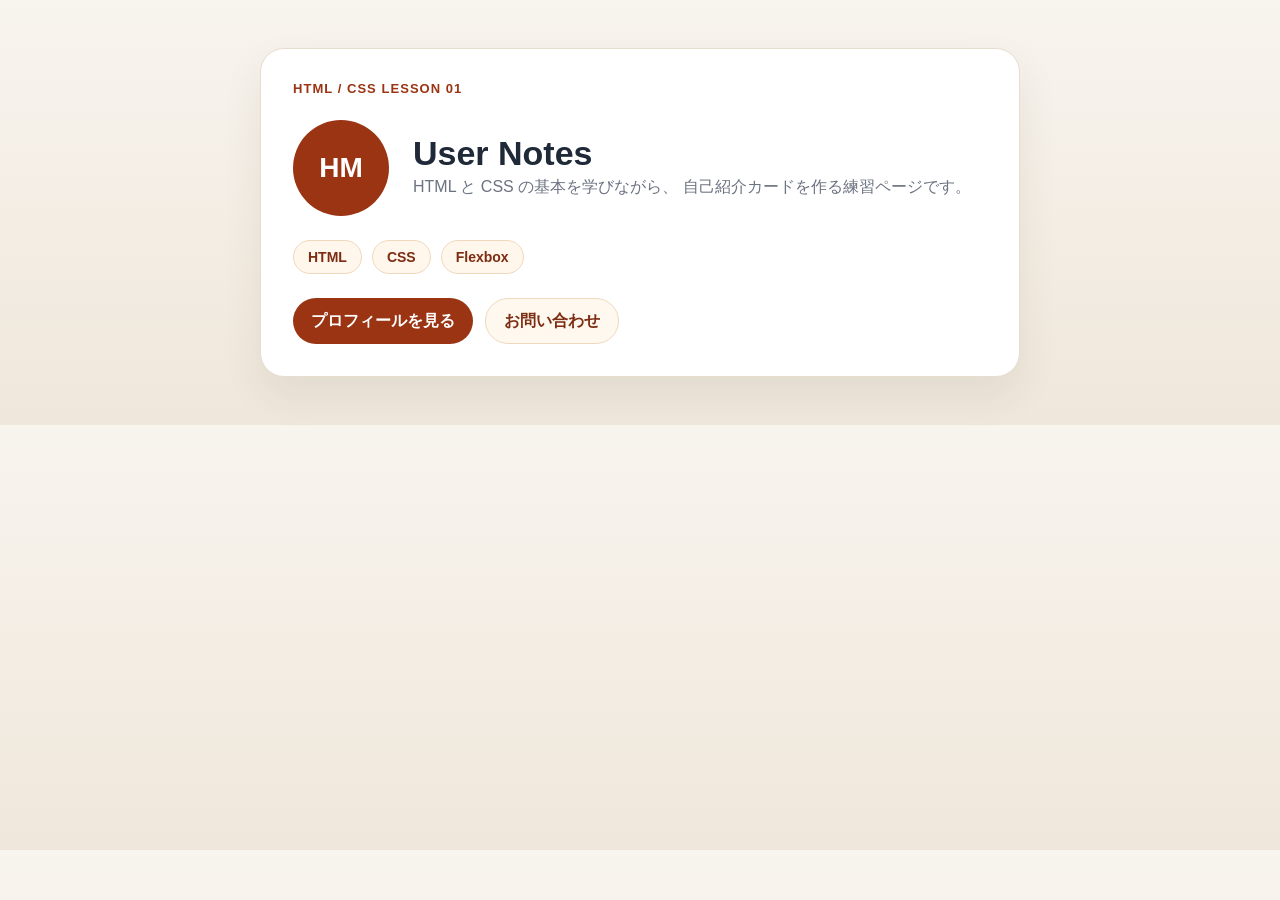
<file: html-css/lesson01/index.html>
<!DOCTYPE html>
<html lang="ja">
<head>
    <meta charset="UTF-8">
    <meta name="viewport" content="width=device-width, initial-scale=1">
    <title>自己紹介カード</title>
    <link rel="stylesheet" href="style.css">
</head>
<body>
    <main class="page-shell">
        <section class="card stack-lg">
            <p class="eyebrow">HTML / CSS LESSON 01</p>

            <div class="profile-row">
                <div class="avatar">HM</div>

                <div class="stack-sm">
                    <h1 class="page-title">User Notes</h1>
                    <p class="page-text">
                        HTML と CSS の基本を学びながら、
                        自己紹介カードを作る練習ページです。
                    </p>
                </div>
            </div>

            <div class="chip-row">
                <span class="chip">HTML</span>
                <span class="chip">CSS</span>
                <span class="chip">Flexbox</span>
            </div>

            <div class="button-row">
                <a class="button-link" href="#">プロフィールを見る</a>
                <a class="button-link secondary-button" href="#">お問い合わせ</a>
            </div>
        </section>
    </main>
</body>
</html>
</file>
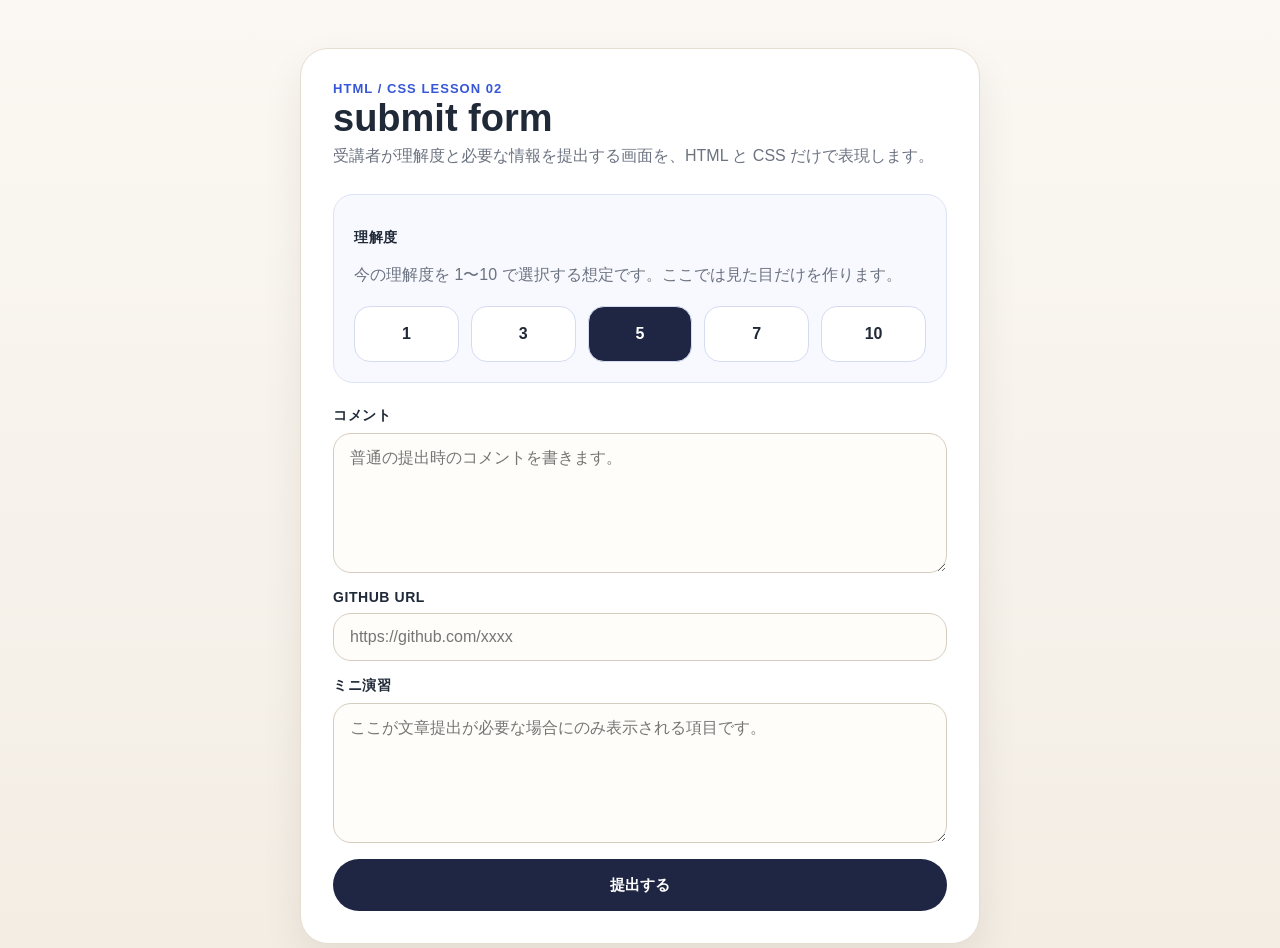
<file: html-css/lesson02/index.html>
<!DOCTYPE html>
<html lang="ja">
<head>
    <meta charset="UTF-8">
    <meta name="viewport" content="width=device-width, initial-scale=1">
    <title>practicing_html</title>
    <link rel="stylesheet" href="style.css">
</head>
<body class="app-body">
    <main class="page-shell narrow-shell">
        <section class="card stack-lg">
            <div class="stack-sm">
                <p class="eyebrow">HTML / CSS LESSON 02</p>
                <h1 class="page-title">submit form</h1>
                <p class="page-text">受講者が理解度と必要な情報を提出する画面を、HTML と CSS だけで表現します。</p>
            </div>

            <section class="score-card stack-md">
                <div class="stack-sm">
                    <p class="field-label">理解度</p>
                    <p class="page-text">今の理解度を 1〜10 で選択する想定です。ここでは見た目だけを作ります。</p>
                </div>

                <div class="level-grid">
                    <div class="level-box">1</div>
                    <div class="level-box">3</div>
                    <div class="level-box is-active">5</div>
                    <div class="level-box">7</div>
                    <div class="level-box">10</div>
                </div>
            </section>

            <form class="stack-md">
                <div class="field">
                    <label class="field-label" for="comment">コメント</label>
                    <textarea class="field-input field-textarea" id="comment" placeholder="普通の提出時のコメントを書きます。"></textarea>
                </div>

                <div class="field">
                    <label class="field-label" for="github_url">GITHUB URL</label>
                    <input class="field-input" id="github_url" type="url" placeholder="https://github.com/xxxx">
                </div>

                <div class="field">
                    <label class="field-label" for="mini_work">ミニ演習</label>
                    <textarea class="field-input field-textarea" id="mini_work" placeholder="ここが文章提出が必要な場合にのみ表示される項目です。"></textarea>
                </div>

                <button class="primary-button" type="button">提出する</button>
            </form>
        </section>
    </main>
</body>
</html>
</file>
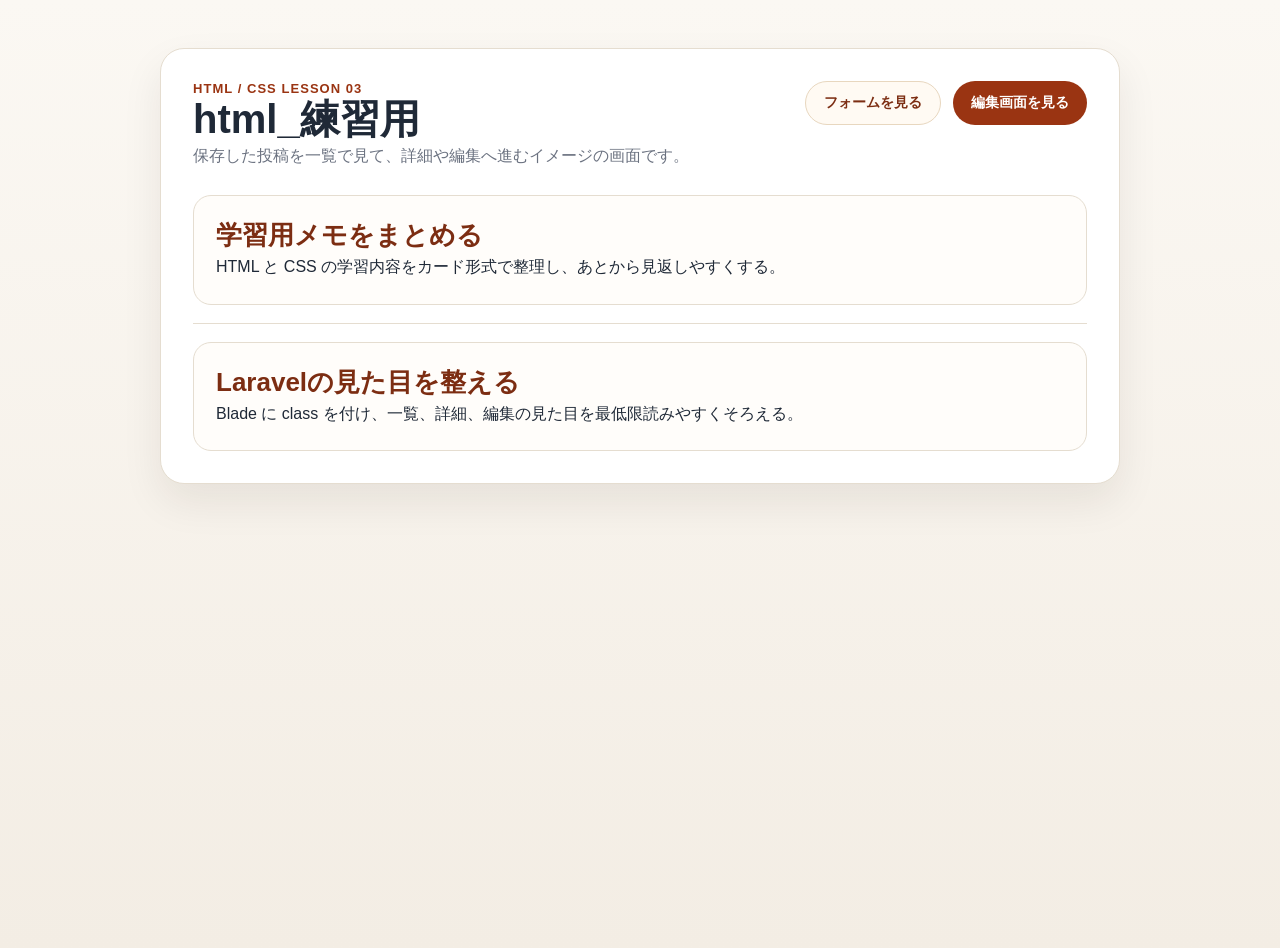
<file: html-css/lesson03/index.html>
<!DOCTYPE html>
<html lang="ja">
<head>
    <meta charset="UTF-8">
    <meta name="viewport" content="width=device-width, initial-scale=1">
    <title>html_練習用</title>
    <link rel="stylesheet" href="style.css">
</head>
<body class="app-body">
    <main class="page-shell">
        <section class="card stack-lg">
            <div class="heading-row">
                <div class="stack-sm">
                    <p class="eyebrow">HTML / CSS LESSON 03</p>
                    <h1 class="page-title">html_練習用</h1>
                    <p class="page-text">保存した投稿を一覧で見て、詳細や編集へ進むイメージの画面です。</p>
                </div>

                <div class="actions">
                    <a class="button-link secondary-button" href="../lesson02/index.html">フォームを見る</a>
                    <a class="button-link" href="edit.html">編集画面を見る</a>
                </div>
            </div>

            <div class="post-list">
                <article class="post-card stack-sm">
                    <h2 class="post-title">
                        <a class="post-link" href="show.html">学習用メモをまとめる</a>
                    </h2>
                    <p class="post-body">HTML と CSS の学習内容をカード形式で整理し、あとから見返しやすくする。</p>
                </article>
                <hr class="divider">

                <article class="post-card stack-sm">
                    <h2 class="post-title">
                        <a class="post-link" href="show.html">Laravelの見た目を整える</a>
                    </h2>
                    <p class="post-body">Blade に class を付け、一覧、詳細、編集の見た目を最低限読みやすくそろえる。</p>
                </article>
            </div>
        </section>
    </main>
</body>
</html>
</file>
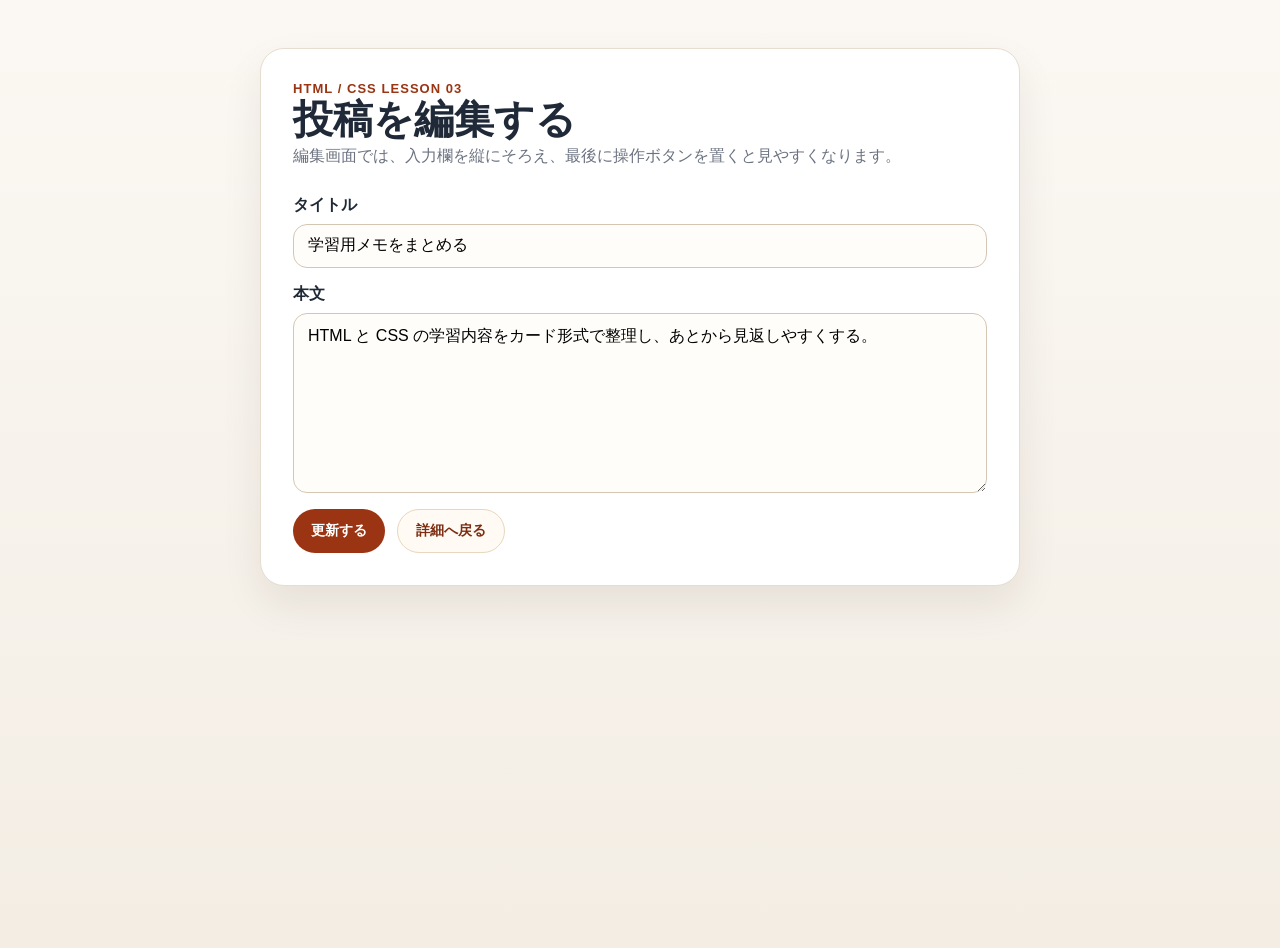
<file: html-css/lesson03/edit.html>
<!DOCTYPE html>
<html lang="ja">
<head>
    <meta charset="UTF-8">
    <meta name="viewport" content="width=device-width, initial-scale=1">
    <title>投稿を編集する</title>
    <link rel="stylesheet" href="style.css">
</head>
<body class="app-body">
    <main class="page-shell narrow-shell">
        <section class="card stack-lg">
            <div class="stack-sm">
                <p class="eyebrow">HTML / CSS LESSON 03</p>
                <h1 class="page-title">投稿を編集する</h1>
                <p class="page-text">編集画面では、入力欄を縦にそろえ、最後に操作ボタンを置くと見やすくなります。</p>
            </div>

            <form class="stack-md">
                <div class="field">
                    <label class="field-label" for="title">タイトル</label>
                    <input class="field-input" id="title" type="text" value="学習用メモをまとめる">
                </div>

                <div class="field">
                    <label class="field-label" for="body">本文</label>
                    <textarea class="field-input field-textarea" id="body">HTML と CSS の学習内容をカード形式で整理し、あとから見返しやすくする。</textarea>
                </div>

                <div class="actions">
                    <button class="primary-button" type="button">更新する</button>
                    <a class="button-link secondary-button" href="show.html">詳細へ戻る</a>
                </div>
            </form>
        </section>
    </main>
</body>
</html>
</file>
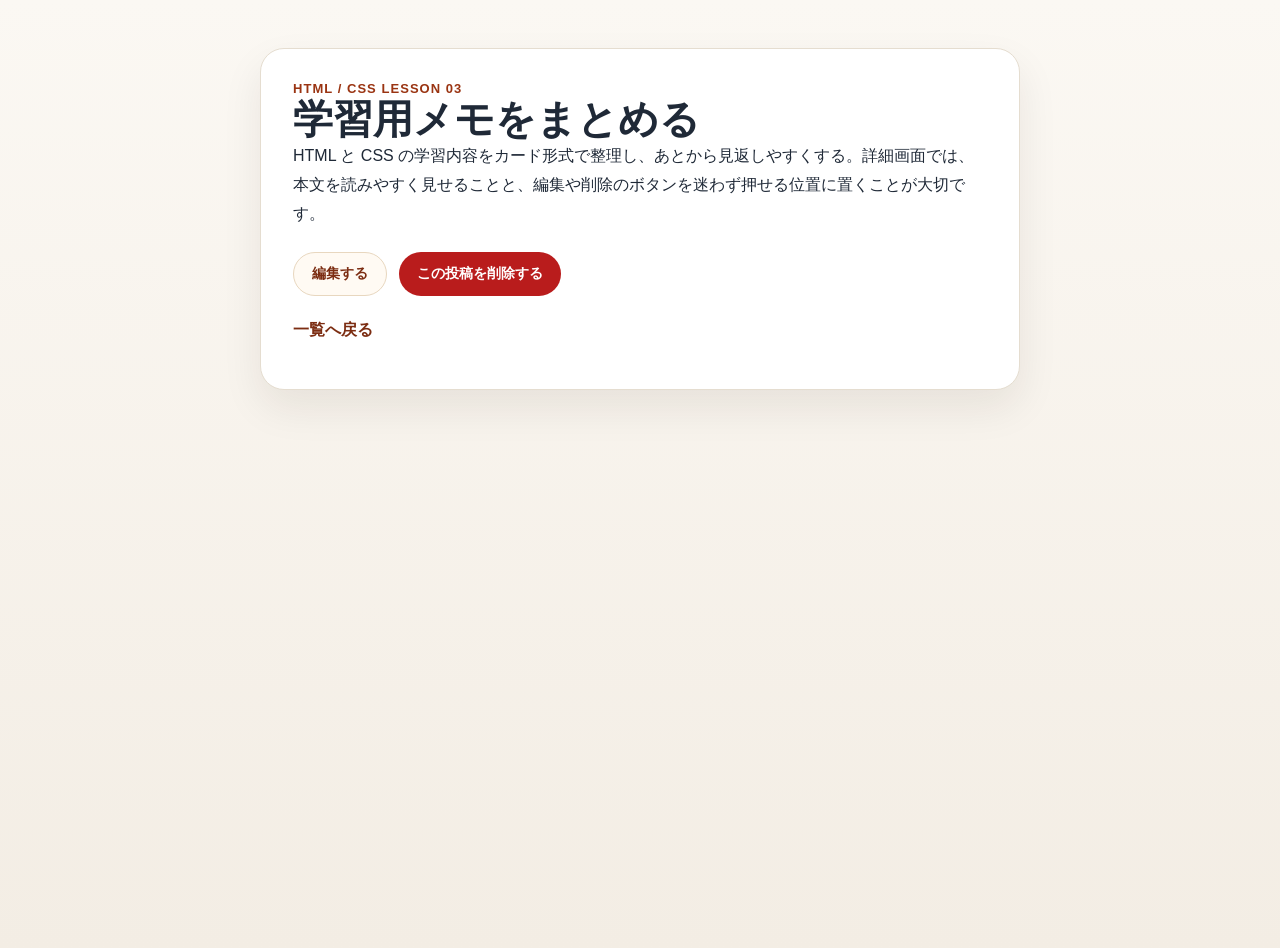
<file: html-css/lesson03/show.html>
<!DOCTYPE html>
<html lang="ja">
<head>
    <meta charset="UTF-8">
    <meta name="viewport" content="width=device-width, initial-scale=1">
    <title>投稿詳細</title>
    <link rel="stylesheet" href="style.css">
</head>
<body class="app-body">
    <main class="page-shell narrow-shell">
        <section class="card stack-lg">
            <div class="stack-sm">
                <p class="eyebrow">HTML / CSS LESSON 03</p>
                <h1 class="page-title">学習用メモをまとめる</h1>
                <p class="post-body">HTML と CSS の学習内容をカード形式で整理し、あとから見返しやすくする。詳細画面では、本文を読みやすく見せることと、編集や削除のボタンを迷わず押せる位置に置くことが大切です。</p>
            </div>

            <div class="actions">
                <a class="button-link secondary-button" href="edit.html">編集する</a>
                <button class="danger-button" type="button">この投稿を削除する</button>
            </div>

            <p><a class="text-link" href="index.html">一覧へ戻る</a></p>
        </section>
    </main>
</body>
</html>
</file>
<file: html-css/lesson01/style.css>
body {
    margin: 0;
    font-family:
        "Hiragino Sans",
        "Yu Gothic",
        sans-serif;
    background:
        linear-gradient(
            180deg,
            #f8f4ee 0%,
            #efe7db 100%
        );
    color: #1f2937;
}

.page-shell {
    width:
        min(
            760px,
            calc(100% - 32px)
        );
    margin: 48px auto;
}

.card {
    background: #ffffff;
    border: 1px solid #e7dccd;
    border-radius: 24px;
    box-shadow: 0 18px 40px rgba(61, 47, 31, 0.08);
    padding: 32px;
}

.stack-sm > * + * {
    margin-top: 8px;
}

.stack-lg > * + * {
    margin-top: 24px;
}

.eyebrow {
    margin: 0;
    color: #9a3412;
    font-size: 13px;
    font-weight: 700;
    letter-spacing: 0.08em;
}

.profile-row {
    display: flex;
    gap: 24px;
    align-items: center;
}

.avatar {
    width: 96px;
    height: 96px;
    border-radius: 999px;
    display: flex;
    align-items: center;
    justify-content: center;
    background: #9a3412;
    color: #ffffff;
    font-size: 28px;
    font-weight: 700;
    flex-shrink: 0;
}

.page-title {
    margin: 0;
    font-size: 34px;
    line-height: 1.15;
}

.page-text {
    margin: 0;
    color: #6b7280;
    line-height: 1.8;
}

.chip-row {
    display: flex;
    flex-wrap: wrap;
    gap: 10px;
}

.chip {
    padding: 8px 14px;
    border-radius: 999px;
    background: #fff6ec;
    border: 1px solid #f0d8bd;
    color: #7c2d12;
    font-size: 14px;
    font-weight: 700;
}

.button-row {
    display: flex;
    flex-wrap: wrap;
    gap: 12px;
}

.button-link {
    display: inline-flex;
    align-items: center;
    justify-content: center;
    min-height: 44px;
    padding: 0 18px;
    border-radius: 999px;
    background: #9a3412;
    color: #ffffff;
    text-decoration: none;
    font-weight: 700;
}

.secondary-button {
    background: #fff8ef;
    border: 1px solid #f0d8bd;
    color: #7c2d12;
}

@media (max-width: 640px) {
    .page-shell {
        width:
            min(
                100% - 24px,
                100%
            );
        margin: 24px auto;
    }

    .card {
        padding: 22px 18px;
    }

    .profile-row {
        flex-direction: column;
        align-items: flex-start;
    }

    .button-link {
        width: 100%;
    }
}
</file>
<file: html-css/lesson02/style.css>
:root {
    --bg: #f5f1ea;
    --surface: #ffffff;
    --surface-soft: #fffaf3;
    --text: #1f2937;
    --muted: #6b7280;
    --line: #e5ddd0;
    --primary: #1f2644;
    --primary-soft: #3657d6;
    --shadow: 0 18px 40px rgba(42, 31, 18, 0.08);
}

* {
    box-sizing: border-box;
}

body {
    margin: 0;
    font-family: "Hiragino Sans", "Yu Gothic", sans-serif;
    background: linear-gradient(180deg, #fbf8f3 0%, #f3ede4 100%);
    color: var(--text);
}

.app-body {
    min-height: 100vh;
}

.page-shell {
    width: min(760px, calc(100% - 32px));
    margin: 48px auto;
}

.narrow-shell {
    width: min(680px, calc(100% - 32px));
}

.card {
    background: var(--surface);
    border: 1px solid var(--line);
    border-radius: 28px;
    box-shadow: var(--shadow);
    padding: 32px;
}

.stack-sm > * + * {
    margin-top: 8px;
}

.stack-md > * + * {
    margin-top: 16px;
}

.stack-lg > * + * {
    margin-top: 24px;
}

.eyebrow {
    margin: 0;
    color: var(--primary-soft);
    font-size: 13px;
    font-weight: 700;
    letter-spacing: 0.08em;
    text-transform: uppercase;
}

.page-title {
    margin: 0;
    font-size: clamp(30px, 4vw, 38px);
    line-height: 1.2;
}

.page-text {
    margin: 0;
    color: var(--muted);
    line-height: 1.8;
}

.score-card {
    padding: 20px;
    border-radius: 20px;
    border: 1px solid #dde3f6;
    background: #f8f9ff;
}

.level-grid {
    display: grid;
    grid-template-columns: repeat(5, minmax(0, 1fr));
    gap: 12px;
}

.level-box {
    display: flex;
    align-items: center;
    justify-content: center;
    min-height: 56px;
    border-radius: 16px;
    background: #ffffff;
    border: 1px solid #d5dcf0;
    font-weight: 700;
}

.is-active {
    background: #1f2644;
    color: #ffffff;
}

.field {
    display: flex;
    flex-direction: column;
    gap: 8px;
}

.field-label {
    font-size: 14px;
    font-weight: 700;
    letter-spacing: 0.04em;
}

.field-input {
    width: 100%;
    padding: 14px 16px;
    border: 1px solid #d6ccbe;
    border-radius: 18px;
    background: #fffdfa;
    font: inherit;
}

.field-textarea {
    min-height: 140px;
    resize: vertical;
}

.primary-button {
    width: 100%;
    min-height: 52px;
    border: none;
    border-radius: 999px;
    background: #1f2644;
    color: #ffffff;
    font-size: 15px;
    font-weight: 700;
    cursor: pointer;
}

@media (max-width: 640px) {
    .page-shell,
    .narrow-shell {
        width: min(100% - 24px, 100%);
        margin: 24px auto;
    }

    .card {
        padding: 22px 18px;
        border-radius: 20px;
    }

    .level-grid {
        grid-template-columns: repeat(2, minmax(0, 1fr));
    }
}
</file>
<file: html-css/lesson03/style.css>
:root {
    --bg: #f5f1ea;
    --surface: #ffffff;
    --surface-soft: #fffaf3;
    --text: #1f2937;
    --muted: #6b7280;
    --line: #e5ddd0;
    --primary: #9a3412;
    --primary-dark: #7c2d12;
    --danger: #b91c1c;
    --danger-dark: #991b1b;
    --success-bg: #ecfdf3;
    --success-border: #86efac;
    --error-bg: #fff1f2;
    --error-border: #fda4af;
    --shadow: 0 18px 40px rgba(42, 31, 18, 0.08);
}

* {
    box-sizing: border-box;
}

body {
    margin: 0;
    font-family: "Hiragino Sans", "Yu Gothic", sans-serif;
    background: linear-gradient(180deg, #fbf8f3 0%, #f3ede4 100%);
    color: var(--text);
}

a {
    color: inherit;
}

.app-body {
    min-height: 100vh;
}

.page-shell {
    width: min(960px, calc(100% - 32px));
    margin: 48px auto;
}

.narrow-shell {
    width: min(760px, calc(100% - 32px));
}

.card {
    background: var(--surface);
    border: 1px solid var(--line);
    border-radius: 24px;
    box-shadow: var(--shadow);
    padding: 32px;
}

.stack-sm > * + * {
    margin-top: 8px;
}

.stack-md > * + * {
    margin-top: 16px;
}

.stack-lg > * + * {
    margin-top: 24px;
}

.eyebrow {
    margin: 0;
    color: var(--primary);
    font-size: 13px;
    font-weight: 700;
    letter-spacing: 0.08em;
    text-transform: uppercase;
}

.page-title {
    margin: 0;
    font-size: clamp(30px, 4vw, 40px);
    line-height: 1.15;
}

.page-text {
    margin: 0;
    color: var(--muted);
    font-size: 16px;
    line-height: 1.8;
}

.heading-row {
    display: flex;
    flex-wrap: wrap;
    justify-content: space-between;
    gap: 20px;
    align-items: flex-start;
}

.actions {
    display: flex;
    flex-wrap: wrap;
    gap: 12px;
}

.button-link,
.primary-button,
.danger-button {
    display: inline-flex;
    align-items: center;
    justify-content: center;
    min-height: 44px;
    padding: 0 18px;
    border-radius: 999px;
    border: none;
    text-decoration: none;
    font-size: 14px;
    font-weight: 700;
    cursor: pointer;
}

.button-link,
.primary-button {
    background: var(--primary);
    color: #fff;
}

.button-link:hover,
.primary-button:hover {
    background: var(--primary-dark);
}

.secondary-button {
    background: var(--surface-soft);
    color: var(--primary-dark);
    border: 1px solid #e8d7bf;
}

.secondary-button:hover {
    background: #f8ebd8;
}

.danger-button {
    background: var(--danger);
    color: #fff;
}

.danger-button:hover {
    background: var(--danger-dark);
}

.text-link {
    color: var(--primary-dark);
    font-weight: 700;
    text-decoration: none;
}

.text-link:hover,
.post-link:hover {
    text-decoration: underline;
}

.field {
    display: flex;
    flex-direction: column;
    gap: 8px;
}

.field-label {
    font-weight: 700;
}

.field-input {
    width: 100%;
    padding: 12px 14px;
    border: 1px solid #d5c6b4;
    border-radius: 14px;
    background: #fffdfa;
    font: inherit;
}

.field-input:focus {
    outline: 2px solid #f6c89f;
    outline-offset: 2px;
    border-color: #c28e61;
}

.field-textarea {
    min-height: 180px;
    resize: vertical;
}

.post-list {
    display: grid;
    gap: 18px;
}

.post-card {
    padding: 22px;
    border: 1px solid var(--line);
    border-radius: 18px;
    background: #fffdfa;
}

.post-title {
    margin: 0;
    font-size: 26px;
}

.post-link {
    color: var(--primary-dark);
    text-decoration: none;
}

.post-body {
    margin: 0;
    white-space: pre-wrap;
    line-height: 1.8;
}

.divider {
    border: none;
    border-top: 1px solid var(--line);
    margin: 0;
}

@media (max-width: 640px) {
    .page-shell,
    .narrow-shell {
        width: min(100% - 24px, 100%);
        margin: 24px auto;
    }

    .card {
        padding: 22px 18px;
        border-radius: 18px;
    }

    .page-title {
        font-size: 28px;
    }

    .heading-row {
        flex-direction: column;
    }

    .actions {
        width: 100%;
    }

    .button-link,
    .primary-button,
    .danger-button {
        width: 100%;
    }
}
</file>
